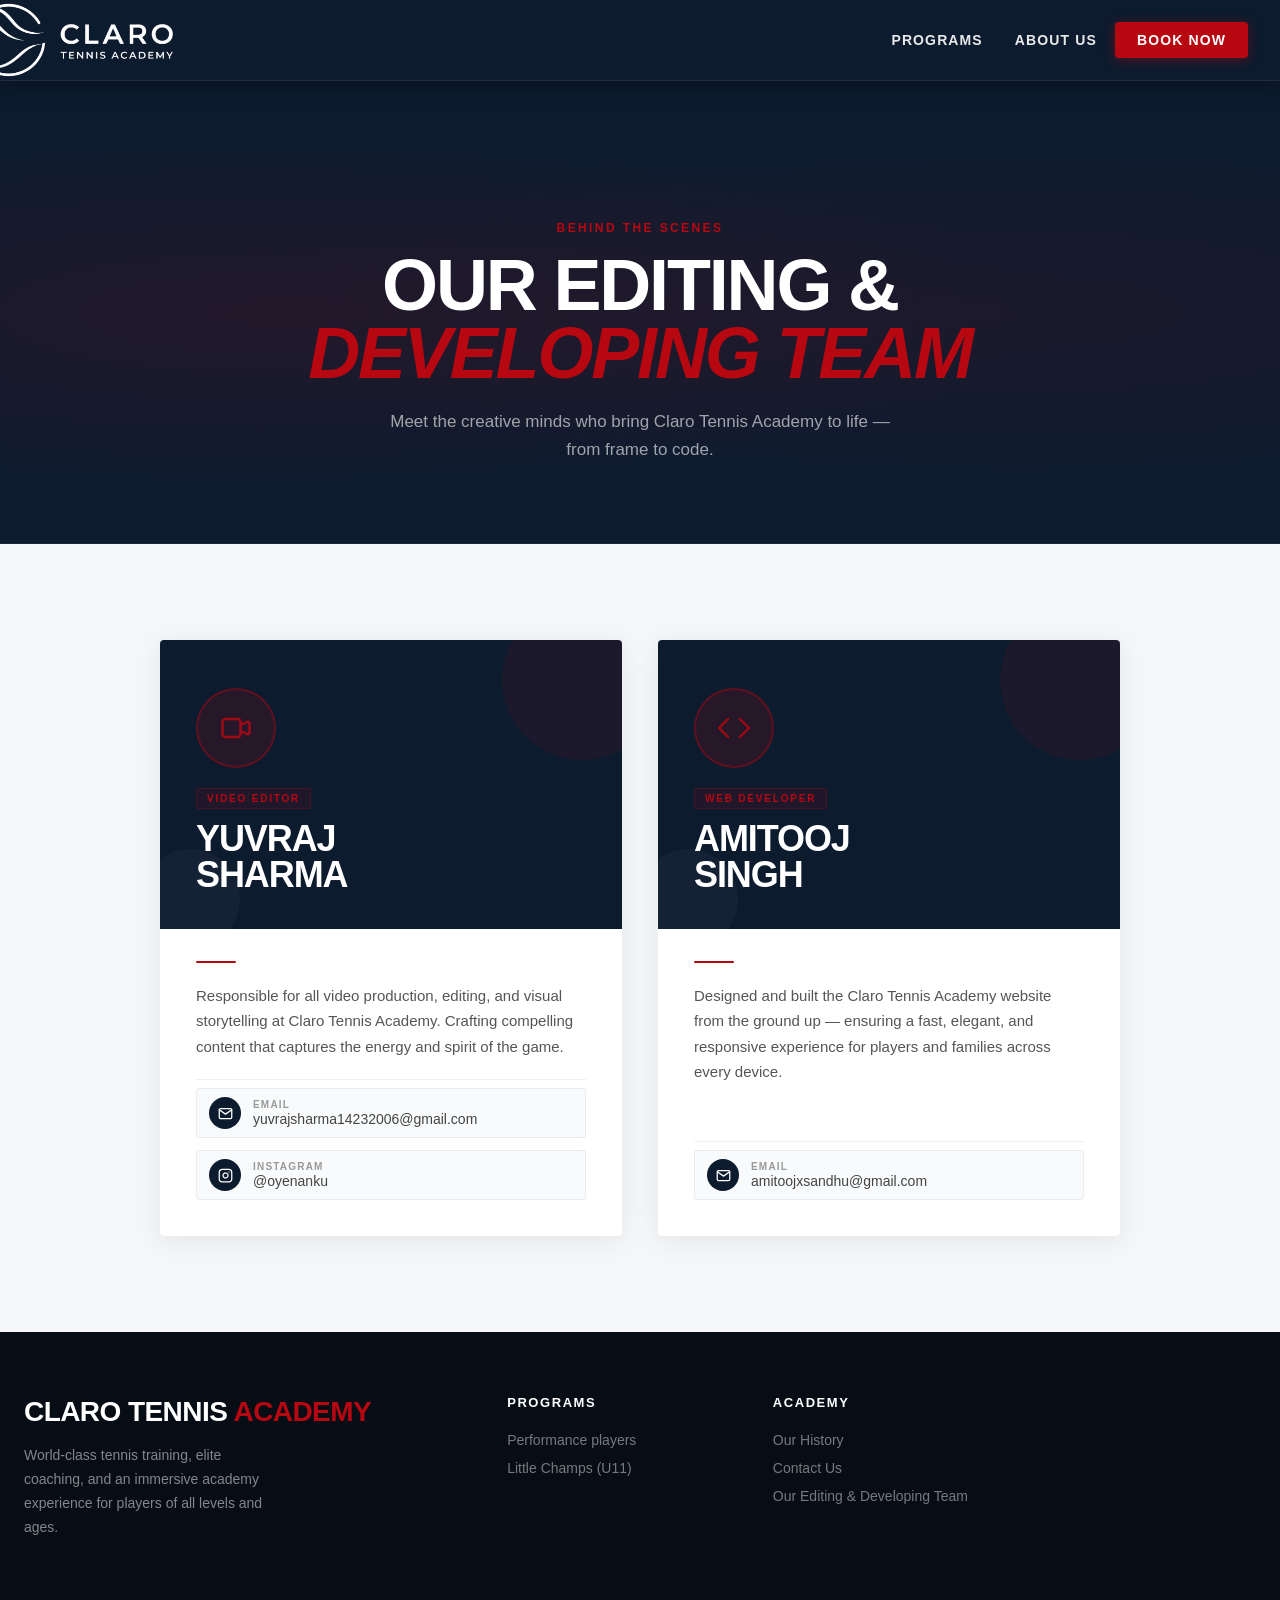
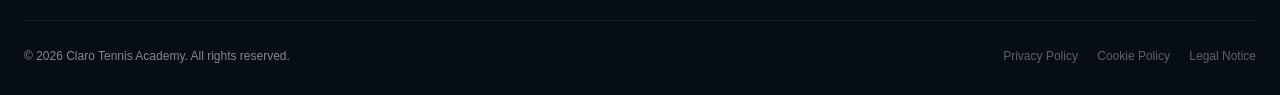
<file: code/team.html>
<!DOCTYPE html>
<html lang="en">
<head>
  <meta charset="UTF-8">
  <meta name="viewport" content="width=device-width, initial-scale=1.0">
  <title>Our Team — Claro Tennis Academy</title>
  <meta name="description" content="Meet the editing and development team behind Claro Tennis Academy.">
  <link rel="icon" type="image/png" href="../assets/logo1.png">



  <!-- Stylesheet -->
  <link rel="stylesheet" href="styles.css">

  <style>
    /* ─── PAGE HERO BANNER ─── */
    .team-hero {
      background: var(--navy);
      position: relative;
      overflow: hidden;
      padding: 140px 24px 80px;
      text-align: center;
    }
    .team-hero::before {
      content: '';
      position: absolute;
      inset: 0;
      background:
        radial-gradient(ellipse at 20% 50%, rgba(183,7,17,0.12) 0%, transparent 55%),
        radial-gradient(ellipse at 80% 50%, rgba(183,7,17,0.08) 0%, transparent 55%);
    }
    .team-hero::after {
      content: '';
      position: absolute;
      bottom: 0; left: 0; right: 0;
      height: 1px;
      background: rgba(255,255,255,0.06);
    }
    .team-hero-inner {
      position: relative;
      z-index: 2;
      max-width: 700px;
      margin: 0 auto;
    }
    .team-hero-label {
      font-family: var(--font-secondary);
      font-weight: 700;
      font-size: 12px;
      letter-spacing: 0.2em;
      text-transform: uppercase;
      color: var(--primary);
      display: block;
      margin-bottom: 16px;
    }
    .team-hero h1 {
      font-size: clamp(42px, 6vw, 72px);
      color: white;
      text-transform: uppercase;
      line-height: 0.95;
      margin-bottom: 20px;
    }
    .team-hero h1 em {
      color: var(--primary);
      font-style: italic;
    }
    .team-hero p {
      color: rgba(255,255,255,0.6);
      font-size: 17px;
      line-height: 1.65;
      max-width: 520px;
      margin: 0 auto;
    }

    /* ─── TEAM SECTION ─── */
    .team-section {
      background: #f4f6f8;
      padding: 96px 24px;
    }
    .team-grid {
      max-width: 960px;
      margin: 0 auto;
      display: grid;
      grid-template-columns: repeat(2, 1fr);
      gap: 36px;
    }
    @media (max-width: 720px) {
      .team-grid { grid-template-columns: 1fr; }
    }

    /* ─── MEMBER CARD ─── */
    .member-card {
      background: white;
      border-radius: 4px;
      overflow: hidden;
      box-shadow: 0 4px 24px rgba(0,0,0,0.07);
      transition: transform 0.3s ease, box-shadow 0.3s ease;
      display: flex;
      flex-direction: column;
    }
    .member-card:hover {
      transform: translateY(-6px);
      box-shadow: 0 12px 40px rgba(0,0,0,0.12);
    }
    .member-card-top {
      background: var(--navy);
      padding: 48px 36px 36px;
      position: relative;
      overflow: hidden;
    }
    .member-card-top::before {
      content: '';
      position: absolute;
      top: -40px; right: -40px;
      width: 160px; height: 160px;
      border-radius: 50%;
      background: rgba(183,7,17,0.08);
    }
    .member-card-top::after {
      content: '';
      position: absolute;
      bottom: -20px; left: -20px;
      width: 100px; height: 100px;
      border-radius: 50%;
      background: rgba(255,255,255,0.03);
    }
    .member-avatar {
      width: 80px;
      height: 80px;
      border-radius: 50%;
      background: rgba(183,7,17,0.15);
      border: 2px solid rgba(183,7,17,0.4);
      display: flex;
      align-items: center;
      justify-content: center;
      margin-bottom: 20px;
      position: relative;
      z-index: 1;
    }
    .member-avatar svg {
      width: 36px;
      height: 36px;
      color: var(--primary);
      opacity: 0.85;
    }
    .member-role-badge {
      display: inline-block;
      font-family: var(--font-secondary);
      font-weight: 700;
      font-size: 10px;
      letter-spacing: 0.18em;
      text-transform: uppercase;
      color: var(--primary);
      background: rgba(183,7,17,0.12);
      border: 1px solid rgba(183,7,17,0.25);
      padding: 4px 10px;
      border-radius: 2px;
      margin-bottom: 12px;
      position: relative;
      z-index: 1;
    }
    .member-name {
      font-size: clamp(26px, 3vw, 36px);
      color: white;
      text-transform: uppercase;
      line-height: 1;
      position: relative;
      z-index: 1;
    }

    /* ─── MEMBER BODY ─── */
    .member-body {
      padding: 32px 36px 36px;
      display: flex;
      flex-direction: column;
      gap: 20px;
      flex: 1;
    }
    .member-divider {
      width: 40px;
      height: 2px;
      background: var(--primary);
      border-radius: 2px;
    }
    .member-bio {
      color: #555;
      font-size: 15px;
      line-height: 1.7;
    }
    .member-contact {
      display: flex;
      flex-direction: column;
      gap: 12px;
      margin-top: auto;
      padding-top: 8px;
      border-top: 1px solid rgba(0,0,0,0.06);
    }
    .member-contact-item {
      display: flex;
      align-items: center;
      gap: 12px;
      text-decoration: none;
      color: #444;
      font-size: 14px;
      font-family: var(--font-primary);
      transition: color 0.2s;
      padding: 8px 12px;
      border-radius: 4px;
      background: #f8fafc;
      border: 1px solid rgba(0,0,0,0.06);
    }
    .member-contact-item:hover {
      color: var(--primary);
      border-color: rgba(183,7,17,0.2);
      background: rgba(183,7,17,0.03);
    }
    .contact-icon {
      width: 32px;
      height: 32px;
      border-radius: 50%;
      background: var(--navy);
      display: flex;
      align-items: center;
      justify-content: center;
      flex-shrink: 0;
    }
    .contact-icon svg {
      width: 15px;
      height: 15px;
      color: white;
    }
    .contact-label {
      display: flex;
      flex-direction: column;
      gap: 1px;
    }
    .contact-label span:first-child {
      font-family: var(--font-secondary);
      font-weight: 700;
      font-size: 10px;
      letter-spacing: 0.12em;
      text-transform: uppercase;
      color: #999;
    }
    .contact-label span:last-child {
      font-size: 14px;
      color: inherit;
    }

    /* ─── ANIMATIONS ─── */
    @keyframes fadeInUp {
      from { opacity: 0; transform: translateY(28px); }
      to   { opacity: 1; transform: translateY(0); }
    }
    .team-hero-inner > * {
      animation: fadeInUp 0.7s ease both;
    }
    .team-hero-inner > *:nth-child(1) { animation-delay: 0.05s; }
    .team-hero-inner > *:nth-child(2) { animation-delay: 0.18s; }
    .team-hero-inner > *:nth-child(3) { animation-delay: 0.3s; }
    .member-card:nth-child(1) { animation: fadeInUp 0.6s 0.15s ease both; }
    .member-card:nth-child(2) { animation: fadeInUp 0.6s 0.3s  ease both; }
  </style>
</head>
<body>

<!-- ─── NAV ─── -->
<nav class="nav-solid">
  <div class="nav-inner">
    <a href="index.html" class="nav-logo">
      <img src="../assets/logo-transparent.png" alt="Claro Tennis Academy Logo" class="nav-logo-img">
    </a>
    <div class="nav-links">
      <a href="index.html#programs">Programs</a>
      <a href="index.html#about">About Us</a>
      <a href="pricing.html" class="nav-book">Book Now</a>
    </div>
    <div class="hamburger" id="hamburger">
      <span></span><span></span><span></span>
    </div>
  </div>
</nav>

<!-- ─── HERO BANNER ─── -->
<section class="team-hero">
  <div class="team-hero-inner">
    <span class="team-hero-label">Behind the scenes</span>
    <h1>Our Editing &amp;<br><em>Developing Team</em></h1>
    <p>Meet the creative minds who bring Claro Tennis Academy to life — from frame to code.</p>
  </div>
</section>

<!-- ─── TEAM CARDS ─── -->
<section class="team-section">
  <div class="team-grid">

    <!-- Video Editor -->
    <div class="member-card">
      <div class="member-card-top">
        <div class="member-avatar">
          <!-- Camera / film icon -->
          <svg viewBox="0 0 24 24" fill="none" stroke="currentColor" stroke-width="1.6" stroke-linecap="round" stroke-linejoin="round">
            <path d="M15 10l4.553-2.069A1 1 0 0121 8.82v6.36a1 1 0 01-1.447.89L15 14M3 8a2 2 0 012-2h8a2 2 0 012 2v8a2 2 0 01-2 2H5a2 2 0 01-2-2V8z"/>
          </svg>
        </div>
        <div class="member-role-badge">Video Editor</div>
        <h2 class="member-name">Yuvraj<br>Sharma</h2>
      </div>
      <div class="member-body">
        <div class="member-divider"></div>
        <p class="member-bio">
          Responsible for all video production, editing, and visual storytelling at Claro Tennis Academy. Crafting compelling content that captures the energy and spirit of the game.
        </p>
        <div class="member-contact">
          <a href="mailto:yuvrajsharma14232006@gmail.com" class="member-contact-item" id="editor-email">
            <div class="contact-icon">
              <svg viewBox="0 0 24 24" fill="none" stroke="currentColor" stroke-width="2" stroke-linecap="round" stroke-linejoin="round">
                <path d="M4 4h16c1.1 0 2 .9 2 2v12c0 1.1-.9 2-2 2H4c-1.1 0-2-.9-2-2V6c0-1.1.9-2 2-2z"/><polyline points="22,6 12,13 2,6"/>
              </svg>
            </div>
            <div class="contact-label">
              <span>Email</span>
              <span>yuvrajsharma14232006@gmail.com</span>
            </div>
          </a>
          <a href="https://www.instagram.com/oyenanku/" target="_blank" rel="noopener" class="member-contact-item" id="editor-instagram">
            <div class="contact-icon">
              <svg viewBox="0 0 24 24" fill="none" stroke="currentColor" stroke-width="2" stroke-linecap="round" stroke-linejoin="round">
                <rect x="2" y="2" width="20" height="20" rx="5" ry="5"/><path d="M16 11.37A4 4 0 1112.63 8 4 4 0 0116 11.37z"/><line x1="17.5" y1="6.5" x2="17.51" y2="6.5"/>
              </svg>
            </div>
            <div class="contact-label">
              <span>Instagram</span>
              <span>@oyenanku</span>
            </div>
          </a>
        </div>
      </div>
    </div>

    <!-- Web Developer -->
    <div class="member-card">
      <div class="member-card-top">
        <div class="member-avatar">
          <!-- Code icon -->
          <svg viewBox="0 0 24 24" fill="none" stroke="currentColor" stroke-width="1.6" stroke-linecap="round" stroke-linejoin="round">
            <polyline points="16 18 22 12 16 6"/><polyline points="8 6 2 12 8 18"/>
          </svg>
        </div>
        <div class="member-role-badge">Web Developer</div>
        <h2 class="member-name">Amitooj<br>Singh</h2>
      </div>
      <div class="member-body">
        <div class="member-divider"></div>
        <p class="member-bio">
          Designed and built the Claro Tennis Academy website from the ground up — ensuring a fast, elegant, and responsive experience for players and families across every device.
        </p>
        <div class="member-contact">
          <a href="mailto:amitoojxsandhu@gmail.com" class="member-contact-item" id="developer-email">
            <div class="contact-icon">
              <svg viewBox="0 0 24 24" fill="none" stroke="currentColor" stroke-width="2" stroke-linecap="round" stroke-linejoin="round">
                <path d="M4 4h16c1.1 0 2 .9 2 2v12c0 1.1-.9 2-2 2H4c-1.1 0-2-.9-2-2V6c0-1.1.9-2 2-2z"/><polyline points="22,6 12,13 2,6"/>
              </svg>
            </div>
            <div class="contact-label">
              <span>Email</span>
              <span>amitoojxsandhu@gmail.com</span>
            </div>
          </a>
        </div>
      </div>
    </div>

  </div>
</section>

<!-- ─── FOOTER ─── -->
<footer>
  <div class="footer-inner">
    <div class="footer-top">
      <div class="footer-brand">
        <div class="footer-logo">Claro Tennis <span>Academy</span></div>
        <p>World-class tennis training, elite coaching, and an immersive academy experience for players of all levels and ages.</p>
      </div>
      <div class="footer-col">
        <h5>Programs</h5>
        <ul>
          <li><a href="index.html#programs">Performance players</a></li>
          <li><a href="index.html#programs">Little Champs (U11)</a></li>
        </ul>
      </div>
      <div class="footer-col">
        <h5>Academy</h5>
        <ul>
          <li><a href="index.html#about">Our History</a></li>
          <li><a href="index.html#book">Contact Us</a></li>
          <li><a href="team.html">Our Editing &amp; Developing Team</a></li>
        </ul>
      </div>
    </div>
    <div class="footer-bottom">
      <span>© 2026 Claro Tennis Academy. All rights reserved.</span>
      <div>
        <a href="#">Privacy Policy</a>
        <a href="#">Cookie Policy</a>
        <a href="#">Legal Notice</a>
      </div>
    </div>
  </div>
</footer>

<!-- JavaScript -->
<script src="main.js"></script>

</body>
</html>
</file>
<file: code/styles.css>
/* ─────────────────────────────────────────
   Claro Tennis Academy — Stylesheet
   fonts loaded via index.html <link> tags
───────────────────────────────────────── */

/* ─── CSS VARIABLES ─── */
:root {
  --primary: #b70711;
  --primary-dark: #85050c;
  --primary-light: #e80916;
  --secondary: #EDEDED;
  --dark: #0a0a0a;
  --navy: #0d1b2e;
  --navy-mid: #162840;
  --white: #ffffff;
  --font-primary: 'Helvetica Neue', Helvetica, Arial, sans-serif;
  --font-secondary: 'Helvetica Neue', Helvetica, Arial, sans-serif;
  --font-accent: Georgia, 'Times New Roman', Times, serif;
}

/* ─── RESET ─── */
* { box-sizing: border-box; margin: 0; padding: 0; }

body {
  font-family: var(--font-primary);
  background: #fff;
  color: #111;
  overflow-x: hidden;
}

h1, h2, h3, h4, h5 {
  font-family: var(--font-secondary);
  font-weight: 900;
  letter-spacing: -0.03em;
  line-height: 1.1;
}



/* ─── NAV ─── */
nav {
  background: transparent;
  backdrop-filter: none;
  -webkit-backdrop-filter: none;
  position: absolute;
  top: 0;
  left: 0;
  right: 0;
  z-index: 100;
  border-bottom: 1px solid rgba(255, 255, 255, 0.05);
}
/* Override for inner pages that have no hero video */
nav.nav-solid {
  background: var(--navy) !important;
  backdrop-filter: none;
  -webkit-backdrop-filter: none;
  position: sticky;
  box-shadow: 0 2px 20px rgba(0,0,0,0.4);
  border-bottom: 1px solid rgba(255, 255, 255, 0.08);
}
.nav-inner {
  max-width: 1280px;
  margin: 0 auto;
  display: flex;
  align-items: center;
  justify-content: space-between;
  padding: 0 32px;
  height: 80px;
}
.nav-logo {
  font-family: var(--font-secondary);
  font-weight: 900;
  font-size: 26px;
  color: white;
  letter-spacing: -0.02em;
  text-transform: uppercase;
  display: flex;
  align-items: center;
  gap: 10px;
  text-decoration: none;
}
.nav-logo-img {
  height: 280px !important;
  width: auto !important;
  max-height: none !important;
  max-width: none !important;
  flex-shrink: 0;
  object-fit: contain;
  margin-top: -182px;
  margin-bottom: -182px;
  margin-left: -90px;
  margin-right: -90px;
  padding-top: 10px;
  padding-bottom: 10px;
}
.nav-logo span { color: var(--primary); }
.nav-links {
  display: flex;
  gap: 4px;
  align-items: center;
}
.nav-links a {
  color: rgba(255,255,255,0.9);
  text-decoration: none;
  font-family: var(--font-secondary);
  font-weight: 600;
  font-size: 14px;
  letter-spacing: 0.08em;
  text-transform: uppercase;
  padding: 8px 14px;
  border-radius: 4px;
  transition: color 0.2s, background 0.2s;
}
.nav-links a:hover { color: white; background: rgba(255,255,255,0.12); }
.nav-book {
  background: var(--primary);
  color: white !important;
  padding: 10px 22px !important;
  border-radius: 4px;
  font-weight: 700 !important;
  transition: background 0.2s, transform 0.15s !important;
  box-shadow: 0 2px 12px rgba(183,7,17,0.4);
}
.nav-book:hover { background: var(--primary-dark) !important; transform: translateY(-1px); }

/* ─── MOBILE NAV TOGGLE ─── */
.hamburger {
  display: none;
  flex-direction: column;
  gap: 5px;
  cursor: pointer;
  padding: 4px;
}
.hamburger span {
  display: block;
  width: 24px; height: 2px;
  background: white;
  border-radius: 2px;
  transition: transform 0.3s, opacity 0.3s;
}
/* Animate hamburger to X when active */
.hamburger.active span:nth-child(1) {
  transform: translateY(7px) rotate(45deg);
}
.hamburger.active span:nth-child(2) {
  opacity: 0;
}
.hamburger.active span:nth-child(3) {
  transform: translateY(-7px) rotate(-45deg);
}

@media (max-width: 1024px) {
  .nav-inner {
    padding: 0 20px;
  }
  .nav-logo {
    font-size: 20px;
    white-space: nowrap;
    gap: 8px;
  }
  .nav-logo-img {
    height: 160px !important;
    margin-top: -60px !important;
    margin-bottom: -60px !important;
    margin-left: -35px !important;
    margin-right: -35px !important;
  }
  .nav-links { display: none; }
  .hamburger { display: flex; }
  .nav-links.open {
    display: flex;
    flex-direction: column;
    position: absolute;
    top: 80px;
    left: 0; right: 0;
    background: rgba(13, 27, 46, 0.95);
    backdrop-filter: blur(16px);
    -webkit-backdrop-filter: blur(16px);
    padding: 16px 24px 24px;
    gap: 4px;
    border-top: 1px solid rgba(255,255,255,0.05);
    box-shadow: 0 8px 32px rgba(0,0,0,0.25);
  }
  nav.mobile-nav-open {
    background: rgba(13, 27, 46, 0.95) !important;
    backdrop-filter: blur(16px) !important;
    -webkit-backdrop-filter: blur(16px) !important;
  }
}

/* ─── HERO ─── */
.hero {
  position: relative;
  height: 100vh;
  min-height: 600px;
  overflow: hidden;
  display: flex;
  align-items: flex-end;
  background: var(--navy);
}
.hero-court-img {
  position: absolute;
  inset: 0;
  overflow: hidden;
}
.hero-img {
  position: absolute;
  inset: 0;
  width: 100%;
  height: 100%;
  object-fit: cover;
  opacity: 1;
  filter: none;
  mix-blend-mode: normal;
}
.hero-top-fade {
  position: absolute;
  top: 0; left: 0; right: 0;
  height: 160px;
  background: linear-gradient(to bottom, rgba(0,0,0,0.35) 0%, transparent 100%);
  z-index: 1;
  pointer-events: none;
}
.hero-content {
  position: relative;
  z-index: 2;
  max-width: 1280px;
  width: 100%;
  margin: 0 auto;
  padding: 0 24px 80px;
}

.hero-title {
  font-size: clamp(40px, 7vw, 96px);
  color: white;
  line-height: 0.9;
  text-transform: uppercase;
  margin-bottom: 20px;
  letter-spacing: -0.04em;
}
.hero-title em {
  color: var(--primary);
  font-style: italic;
  font-family: var(--font-accent);
  text-transform: none;
  font-weight: 400;
  letter-spacing: 0;
}
.hero-subtitle {
  color: rgba(255,255,255,0.7);
  font-size: 18px;
  max-width: 520px;
  line-height: 1.6;
  margin-bottom: 36px;
  font-weight: 400;
}
.hero-actions { display: flex; gap: 12px; flex-wrap: wrap; }

/* ─── BUTTONS ─── */
.btn-primary {
  background: var(--primary);
  color: white;
  font-family: var(--font-secondary);
  font-weight: 700;
  font-size: 15px;
  letter-spacing: 0.08em;
  text-transform: uppercase;
  padding: 14px 32px;
  border: none;
  cursor: pointer;
  text-decoration: none;
  display: inline-flex;
  align-items: center;
  gap: 8px;
  transition: background 0.2s, transform 0.15s, box-shadow 0.2s;
  box-shadow: 0 4px 20px rgba(183,7,17,0.3);
}
.btn-primary:hover {
  background: var(--primary-dark);
  transform: translateY(-2px);
  box-shadow: 0 6px 28px rgba(183,7,17,0.45);
}
.btn-outline {
  background: transparent;
  color: white;
  font-family: var(--font-secondary);
  font-weight: 700;
  font-size: 15px;
  letter-spacing: 0.08em;
  text-transform: uppercase;
  padding: 13px 32px;
  border: 2px solid rgba(255,255,255,0.4);
  cursor: pointer;
  text-decoration: none;
  display: inline-flex;
  align-items: center;
  gap: 8px;
  transition: border-color 0.2s, background 0.2s, transform 0.15s;
}
.btn-outline:hover {
  border-color: white;
  background: rgba(255,255,255,0.08);
  transform: translateY(-2px);
}



/* ─── SECTION HEADER ─── */
.section-header {
  text-align: center;
  margin-bottom: 52px;
}
.section-label {
  font-family: var(--font-secondary);
  font-weight: 700;
  font-size: 13px;
  letter-spacing: 0.2em;
  text-transform: uppercase;
  color: var(--primary);
  margin-bottom: 12px;
  display: block;
}
.section-title {
  font-size: clamp(36px, 4vw, 56px);
  color: var(--navy);
  text-transform: uppercase;
  line-height: 1;
}
.section-title.light { color: white; }

/* ─── PROGRAMS ─── */
.programs-section {
  background: var(--secondary);
  padding: 80px 24px;
}
.programs-grid {
  max-width: 1280px;
  margin: 0 auto;
  display: grid;
  grid-template-columns: repeat(2, 1fr);
  gap: 24px;
}
@media (max-width: 768px) { .programs-grid { grid-template-columns: 1fr; } }
.program-card {
  background: white;
  overflow: hidden;
  position: relative;
  cursor: pointer;
}
.program-card:hover .program-img { transform: scale(1.05); }
.program-card:hover .program-overlay { opacity: 1; }
.program-img-wrap {
  height: 280px;
  overflow: hidden;
  position: relative;
}
.program-img {
  width: 100%;
  height: 100%;
  object-fit: cover;
  object-position: center 45%;
  transition: transform 0.5s cubic-bezier(0.25,0.46,0.45,0.94);
}
.program-overlay {
  position: absolute;
  inset: 0;
  background: rgba(183,7,17,0.2);
  opacity: 0;
  transition: opacity 0.3s;
}
.program-body {
  padding: 28px 28px 24px;
}
.program-tag {
  font-family: var(--font-secondary);
  font-weight: 700;
  font-size: 12px;
  letter-spacing: 0.18em;
  text-transform: uppercase;
  color: var(--primary);
  margin-bottom: 10px;
  display: block;
}
.program-name {
  font-size: 28px;
  color: var(--navy);
  text-transform: uppercase;
  margin-bottom: 12px;
  line-height: 1.1;
  font-weight: 900;
  letter-spacing: -0.02em;
}
.program-desc {
  color: #666;
  font-size: 14px;
  line-height: 1.65;
  margin-bottom: 20px;
}
.program-link {
  display: inline-flex;
  align-items: center;
  gap: 6px;
  color: var(--primary);
  font-family: var(--font-secondary);
  font-weight: 700;
  font-size: 13px;
  letter-spacing: 0.1em;
  text-transform: uppercase;
  text-decoration: none;
  transition: gap 0.2s;
}
.program-link:hover { gap: 10px; }
.program-link svg { transition: transform 0.2s; }
.program-link:hover svg { transform: translateX(3px); }











/* ─── ABOUT ─── */
.about-section {
  background: var(--white);
  padding: 80px 24px;
}
.about-inner {
  max-width: 1280px;
  margin: 0 auto;
  display: grid;
  grid-template-columns: 1fr 1fr;
  gap: 72px;
  align-items: center;
}
@media (max-width: 900px) { .about-inner { grid-template-columns: 1fr; } }
.about-img { position: relative; }
.about-img img {
  width: 100%;
  height: 500px;
  object-fit: cover;
}
.about-img-frame {
  position: absolute;
  top: -12px;
  left: -12px;
  right: 12px;
  bottom: 12px;
  border: 2px solid var(--primary);
  z-index: -1;
}
.about-text h2 {
  font-size: clamp(40px, 5vw, 60px);
  color: var(--primary);
  text-transform: uppercase;
  line-height: 0.95;
  margin-bottom: 20px;
}
.about-text h2 span { color: var(--primary); }
.about-text p {
  color: var(--dark);
  font-size: 16px;
  line-height: 1.75;
  margin-bottom: 16px;
}





/* ─── COMMUNITY CTA ─── */
.cta-section {
  background: var(--navy);
  position: relative;
  overflow: hidden;
  padding: 100px 24px;
  text-align: center;
}

.cta-section::after {
  content: '';
  position: absolute;
  inset: 0;
  background: radial-gradient(ellipse at center, rgba(183,7,17,0.08) 0%, transparent 70%);
}
.cta-inner {
  position: relative;
  z-index: 2;
  max-width: 700px;
  margin: 0 auto;
}
.cta-inner h2 {
  font-size: clamp(44px, 6vw, 80px);
  color: white;
  text-transform: uppercase;
  line-height: 0.9;
  margin-bottom: 20px;
  letter-spacing: -0.03em;
}
.cta-inner h2 span {
  color: var(--primary);
  font-family: var(--font-accent);
  font-style: italic;
  text-transform: none;
  font-weight: 400;
  letter-spacing: 0;
}
.cta-inner p {
  color: rgba(255,255,255,0.65);
  font-size: 17px;
  line-height: 1.6;
  margin-bottom: 40px;
}
.cta-form {
  display: flex;
  gap: 0;
  max-width: 480px;
  margin: 0 auto;
  box-shadow: 0 8px 40px rgba(0,0,0,0.4);
}
.cta-form input {
  flex: 1;
  padding: 16px 20px;
  border: none;
  font-family: var(--font-primary);
  font-size: 15px;
  outline: none;
  background: white;
}
.cta-form button {
  background: var(--primary);
  color: white;
  border: none;
  padding: 16px 28px;
  font-family: var(--font-secondary);
  font-weight: 700;
  font-size: 14px;
  letter-spacing: 0.08em;
  text-transform: uppercase;
  cursor: pointer;
  transition: background 0.2s;
  white-space: nowrap;
}
.cta-form button:hover { background: var(--primary-dark); }

/* ─── FOOTER ─── */
footer {
  background: #060d15;
  color: rgba(255,255,255,0.5);
  padding: 64px 24px 32px;
}
.footer-inner {
  max-width: 1280px;
  margin: 0 auto;
}
.footer-top {
  display: grid;
  grid-template-columns: 2fr 1fr 1fr 1fr;
  gap: 48px;
  margin-bottom: 56px;
}
@media (max-width: 900px) { .footer-top { grid-template-columns: 1fr 1fr; } }
@media (max-width: 600px) { .footer-top { grid-template-columns: 1fr; } }
.footer-logo {
  font-family: var(--font-secondary);
  font-weight: 900;
  font-size: 28px;
  color: white;
  text-transform: uppercase;
  letter-spacing: -0.02em;
  margin-bottom: 16px;
}
.footer-logo span { color: var(--primary); }
.footer-brand p {
  font-size: 14px;
  line-height: 1.7;
  max-width: 260px;
  margin-bottom: 24px;
}
.footer-socials { display: flex; gap: 10px; }
.social-btn {
  width: 38px; height: 38px;
  border: 1px solid rgba(255,255,255,0.15);
  display: flex; align-items: center; justify-content: center;
  color: rgba(255,255,255,0.5);
  font-size: 14px;
  font-weight: 700;
  font-family: var(--font-secondary);
  cursor: pointer;
  transition: border-color 0.2s, color 0.2s, background 0.2s;
  text-decoration: none;
}
.social-btn:hover { border-color: var(--primary); color: var(--primary); }
.footer-col h5 {
  font-size: 13px;
  letter-spacing: 0.12em;
  text-transform: uppercase;
  color: white;
  margin-bottom: 20px;
}
.footer-col ul { list-style: none; }
.footer-col ul li { margin-bottom: 10px; }
.footer-col ul li a {
  color: rgba(255,255,255,0.45);
  text-decoration: none;
  font-size: 14px;
  transition: color 0.2s;
}
.footer-col ul li a:hover { color: var(--primary); }
.footer-bottom {
  border-top: 1px solid rgba(255,255,255,0.06);
  padding-top: 28px;
  display: flex;
  justify-content: space-between;
  align-items: center;
  flex-wrap: wrap;
  gap: 12px;
  font-size: 12px;
}
.footer-bottom a {
  color: rgba(255,255,255,0.35);
  text-decoration: none;
  margin-left: 16px;
  transition: color 0.2s;
}
.footer-bottom a:hover { color: var(--primary); }

/* ─── PARTNERS BAR ─── */
.partners-bar {
  background: white;
  padding: 32px 24px;
  border-top: 1px solid rgba(0,0,0,0.07);
  border-bottom: 1px solid rgba(0,0,0,0.07);
}
.partners-inner {
  max-width: 1280px;
  margin: 0 auto;
  display: flex;
  align-items: center;
  justify-content: center;
  gap: 48px;
  flex-wrap: wrap;
}
.partner-logo {
  font-family: var(--font-secondary);
  font-weight: 700;
  font-size: 18px;
  letter-spacing: 0.05em;
  color: #bbb;
  text-transform: uppercase;
  transition: color 0.2s;
}
.partner-logo:hover { color: var(--primary); }

/* ─── ANIMATIONS ─── */
@keyframes fadeInUp {
  from { opacity: 0; transform: translateY(24px); }
  to { opacity: 1; transform: translateY(0); }
}
.hero-content > * {
  animation: fadeInUp 0.7s ease both;
}
.hero-content > *:nth-child(1) { animation-delay: 0.1s; }
.hero-content > *:nth-child(2) { animation-delay: 0.25s; }
.hero-content > *:nth-child(3) { animation-delay: 0.4s; }
.hero-content > *:nth-child(4) { animation-delay: 0.55s; }
</file>
